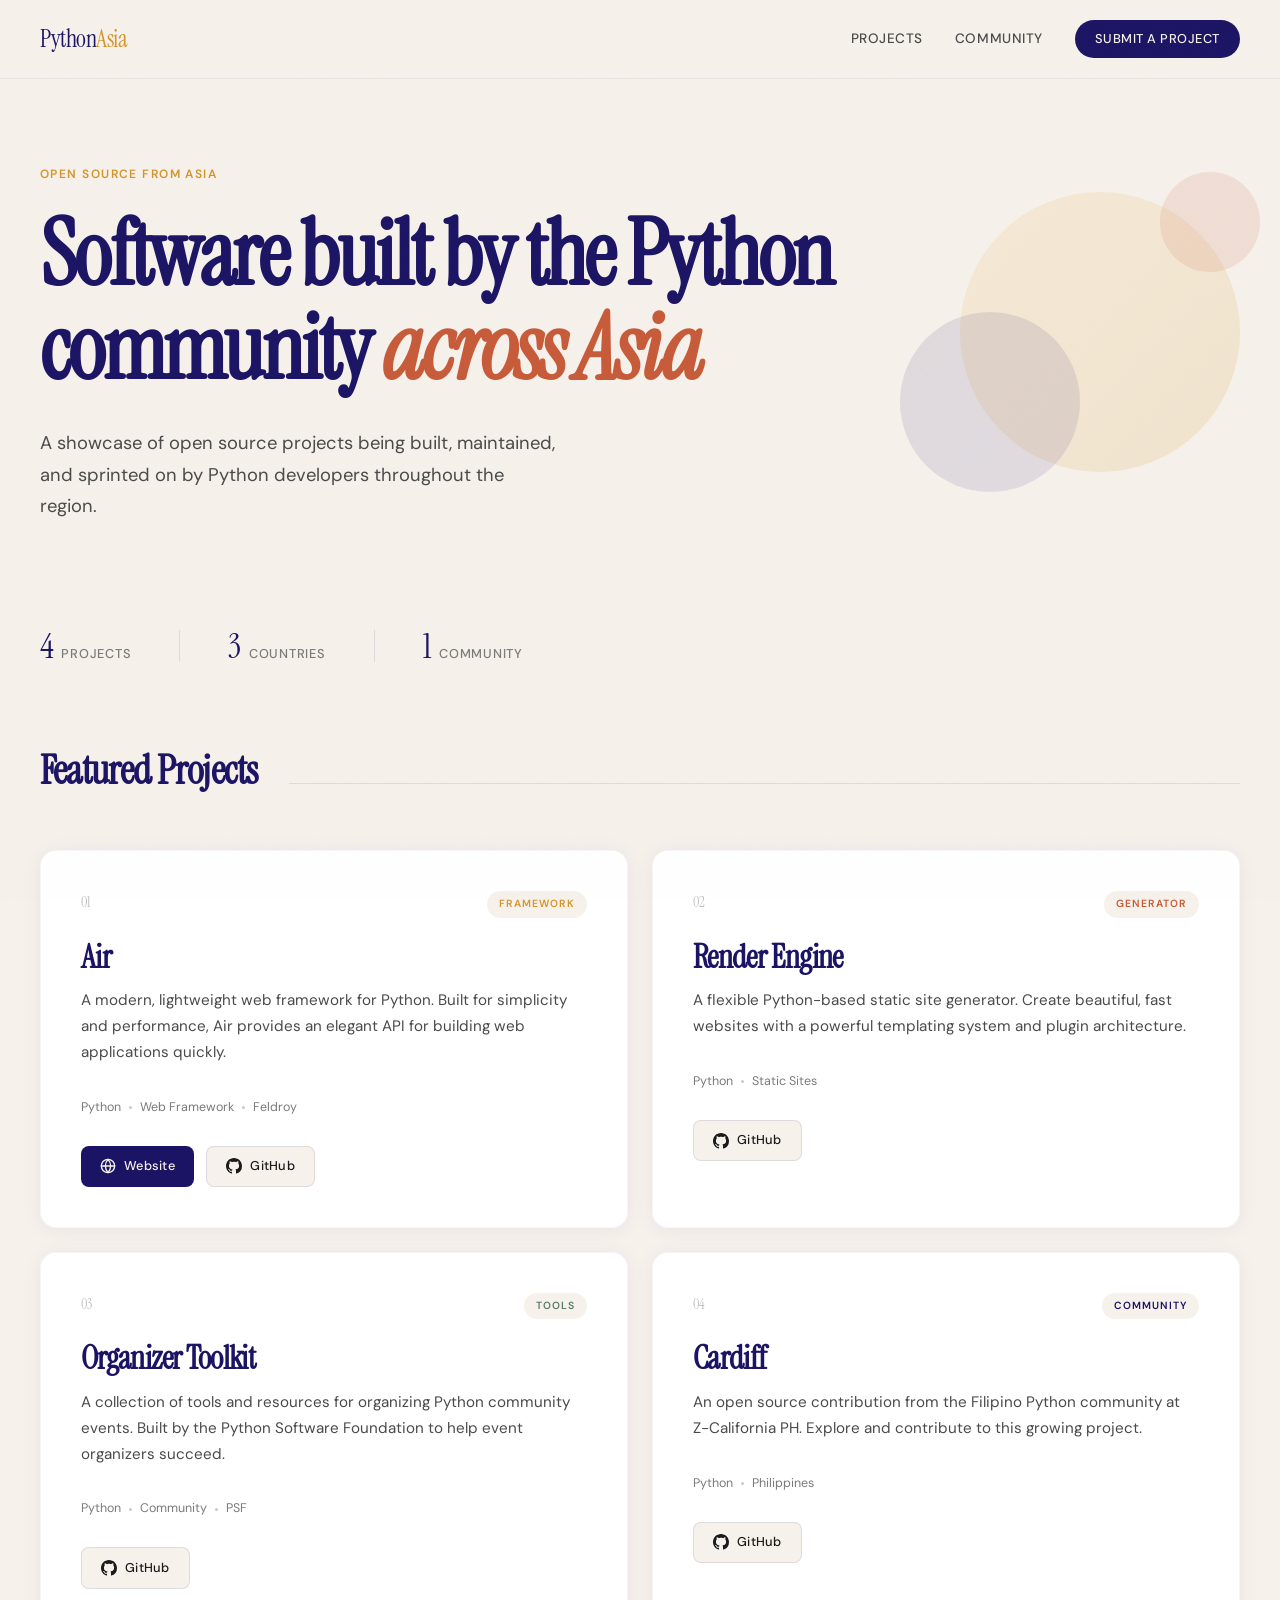
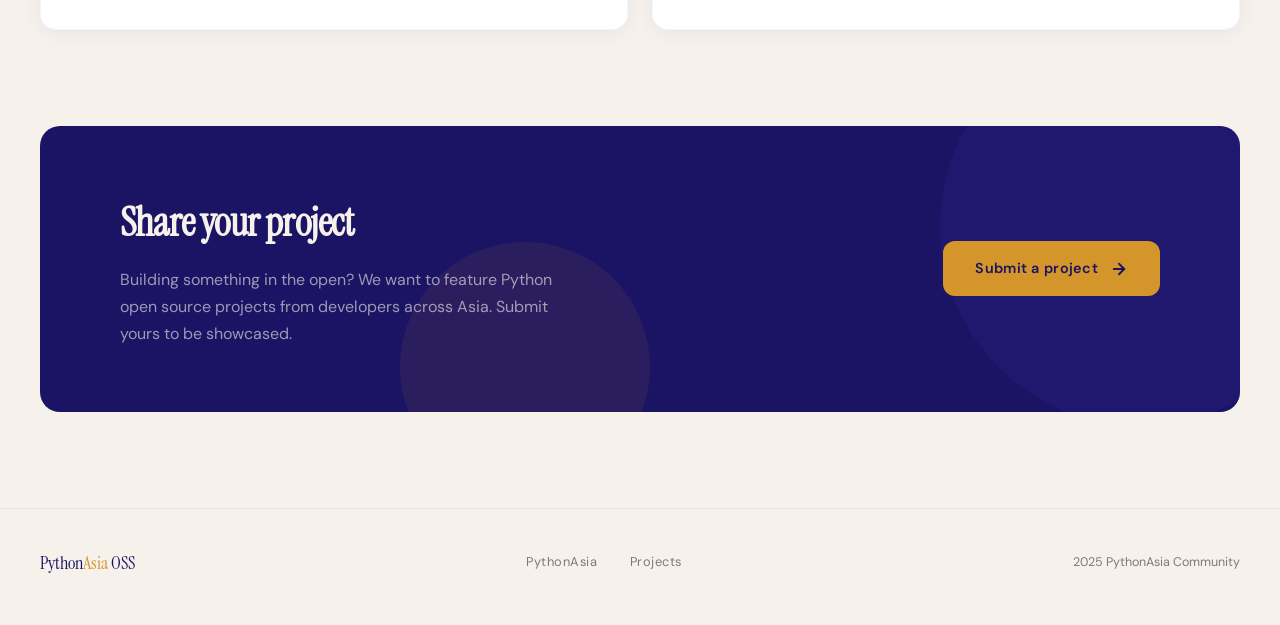
<file: index.html>
<!DOCTYPE html>
<html lang="en">
<head>
    <meta charset="UTF-8">
    <meta name="viewport" content="width=device-width, initial-scale=1.0">
    <title>PythonAsia Open Source</title>
    <link rel="preconnect" href="https://fonts.googleapis.com">
    <link rel="preconnect" href="https://fonts.gstatic.com" crossorigin>
    <link href="https://fonts.googleapis.com/css2?family=Instrument+Serif:ital@0;1&family=DM+Sans:ital,opsz,wght@0,9..40,300;0,9..40,400;0,9..40,500;0,9..40,600;1,9..40,400&display=swap" rel="stylesheet">
    <style>
        :root {
            --cream: #F6F1EB;
            --cream-dark: #EDE6DC;
            --indigo: #1B1464;
            --indigo-light: #2D2387;
            --gold: #D4952A;
            --gold-light: #F0BE5E;
            --terracotta: #C75B39;
            --sage: #5A7A64;
            --text-dark: #1a1a1a;
            --text-mid: #4a4a4a;
            --text-light: #7a7a7a;
            --card-shadow: 0 2px 20px rgba(27, 20, 100, 0.06);
            --card-shadow-hover: 0 12px 40px rgba(27, 20, 100, 0.12);
        }

        * {
            margin: 0;
            padding: 0;
            box-sizing: border-box;
        }

        body {
            font-family: 'DM Sans', sans-serif;
            background: var(--cream);
            color: var(--text-dark);
            line-height: 1.6;
            overflow-x: hidden;
        }

        /* Grain overlay */
        body::after {
            content: '';
            position: fixed;
            top: 0;
            left: 0;
            width: 100%;
            height: 100%;
            pointer-events: none;
            opacity: 0.025;
            z-index: 9999;
            background-image: url("data:image/svg+xml,%3Csvg viewBox='0 0 256 256' xmlns='http://www.w3.org/2000/svg'%3E%3Cfilter id='noise'%3E%3CfeTurbulence type='fractalNoise' baseFrequency='0.9' numOctaves='4' stitchTiles='stitch'/%3E%3C/filter%3E%3Crect width='100%25' height='100%25' filter='url(%23noise)'/%3E%3C/svg%3E");
            background-repeat: repeat;
            background-size: 256px 256px;
        }

        /* ---- NAV ---- */
        nav {
            position: fixed;
            top: 0;
            left: 0;
            right: 0;
            z-index: 100;
            padding: 1.25rem 2.5rem;
            display: flex;
            align-items: center;
            justify-content: space-between;
            background: rgba(246, 241, 235, 0.85);
            backdrop-filter: blur(12px);
            -webkit-backdrop-filter: blur(12px);
            border-bottom: 1px solid rgba(27, 20, 100, 0.06);
            transition: box-shadow 0.3s ease;
        }

        nav.scrolled {
            box-shadow: 0 2px 20px rgba(27, 20, 100, 0.08);
        }

        .nav-brand {
            font-family: 'Instrument Serif', serif;
            font-size: 1.5rem;
            color: var(--indigo);
            text-decoration: none;
            letter-spacing: -0.02em;
        }

        .nav-brand span {
            color: var(--gold);
        }

        .nav-links {
            display: flex;
            gap: 2rem;
            align-items: center;
        }

        .nav-links a {
            font-size: 0.85rem;
            font-weight: 500;
            color: var(--text-mid);
            text-decoration: none;
            letter-spacing: 0.04em;
            text-transform: uppercase;
            transition: color 0.2s ease;
        }

        .nav-links a:hover {
            color: var(--indigo);
        }

        .nav-cta {
            background: var(--indigo) !important;
            color: var(--cream) !important;
            padding: 0.55rem 1.25rem;
            border-radius: 100px;
            font-size: 0.8rem !important;
            letter-spacing: 0.05em;
            transition: background 0.2s ease, transform 0.2s ease !important;
        }

        .nav-cta:hover {
            background: var(--indigo-light) !important;
            transform: translateY(-1px);
        }

        /* ---- HERO ---- */
        .hero {
            padding: 10rem 2.5rem 6rem;
            max-width: 1300px;
            margin: 0 auto;
            position: relative;
        }

        .hero-label {
            display: inline-block;
            font-size: 0.75rem;
            font-weight: 600;
            letter-spacing: 0.12em;
            text-transform: uppercase;
            color: var(--gold);
            margin-bottom: 1.5rem;
            opacity: 0;
            animation: fadeUp 0.6s ease forwards;
            animation-delay: 0.1s;
        }

        .hero h1 {
            font-family: 'Instrument Serif', serif;
            font-size: clamp(3.2rem, 7vw, 6.5rem);
            line-height: 1.05;
            letter-spacing: -0.03em;
            color: var(--indigo);
            max-width: 900px;
            opacity: 0;
            animation: fadeUp 0.8s ease forwards;
            animation-delay: 0.2s;
        }

        .hero h1 em {
            font-style: italic;
            color: var(--terracotta);
        }

        .hero-description {
            margin-top: 2rem;
            font-size: 1.15rem;
            color: var(--text-mid);
            max-width: 520px;
            line-height: 1.7;
            opacity: 0;
            animation: fadeUp 0.8s ease forwards;
            animation-delay: 0.4s;
        }

        .hero-decoration {
            position: absolute;
            right: 2.5rem;
            top: 12rem;
            width: 280px;
            height: 280px;
            opacity: 0;
            animation: fadeIn 1.2s ease forwards;
            animation-delay: 0.6s;
        }

        .hero-decoration .circle {
            position: absolute;
            border-radius: 50%;
        }

        .hero-decoration .circle-1 {
            width: 280px;
            height: 280px;
            background: linear-gradient(135deg, var(--gold-light) 0%, var(--gold) 100%);
            opacity: 0.15;
            top: 0;
            left: 0;
        }

        .hero-decoration .circle-2 {
            width: 180px;
            height: 180px;
            background: linear-gradient(135deg, var(--indigo) 0%, var(--indigo-light) 100%);
            opacity: 0.1;
            top: 120px;
            left: -60px;
        }

        .hero-decoration .circle-3 {
            width: 100px;
            height: 100px;
            background: var(--terracotta);
            opacity: 0.12;
            top: -20px;
            left: 200px;
        }

        /* ---- STATS BAR ---- */
        .stats-bar {
            max-width: 1300px;
            margin: 0 auto 4rem;
            padding: 0 2.5rem;
            display: flex;
            gap: 3rem;
            opacity: 0;
            animation: fadeUp 0.8s ease forwards;
            animation-delay: 0.6s;
        }

        .stat {
            display: flex;
            align-items: baseline;
            gap: 0.5rem;
        }

        .stat-number {
            font-family: 'Instrument Serif', serif;
            font-size: 2.2rem;
            color: var(--indigo);
            letter-spacing: -0.02em;
        }

        .stat-label {
            font-size: 0.8rem;
            color: var(--text-light);
            text-transform: uppercase;
            letter-spacing: 0.06em;
            font-weight: 500;
        }

        .stat-divider {
            width: 1px;
            height: 32px;
            background: rgba(27, 20, 100, 0.1);
            align-self: center;
        }

        /* ---- SECTION HEADING ---- */
        .section-heading {
            max-width: 1300px;
            margin: 0 auto;
            padding: 0 2.5rem 3rem;
            display: flex;
            align-items: baseline;
            justify-content: space-between;
        }

        .section-heading h2 {
            font-family: 'Instrument Serif', serif;
            font-size: 2.5rem;
            color: var(--indigo);
            letter-spacing: -0.02em;
        }

        .section-heading .line {
            flex: 1;
            height: 1px;
            background: rgba(27, 20, 100, 0.1);
            margin-left: 2rem;
        }

        /* ---- PROJECTS GRID ---- */
        .projects {
            max-width: 1300px;
            margin: 0 auto;
            padding: 0 2.5rem 6rem;
        }

        .projects-grid {
            display: grid;
            grid-template-columns: repeat(2, 1fr);
            gap: 1.5rem;
        }

        .project-card {
            background: white;
            border-radius: 16px;
            padding: 2.5rem;
            position: relative;
            overflow: hidden;
            border: 1px solid rgba(27, 20, 100, 0.04);
            box-shadow: var(--card-shadow);
            transition: transform 0.4s cubic-bezier(0.23, 1, 0.32, 1),
                        box-shadow 0.4s cubic-bezier(0.23, 1, 0.32, 1);
            opacity: 0;
            animation: fadeUp 0.6s ease forwards;
        }

        .project-card:nth-child(1) { animation-delay: 0.3s; }
        .project-card:nth-child(2) { animation-delay: 0.4s; }
        .project-card:nth-child(3) { animation-delay: 0.5s; }
        .project-card:nth-child(4) { animation-delay: 0.6s; }

        .project-card:hover {
            transform: translateY(-4px);
            box-shadow: var(--card-shadow-hover);
        }

        .project-card::before {
            content: '';
            position: absolute;
            top: 0;
            left: 0;
            right: 0;
            height: 3px;
            border-radius: 16px 16px 0 0;
            transition: opacity 0.3s ease;
        }

        .project-card:nth-child(1)::before { background: var(--gold); }
        .project-card:nth-child(2)::before { background: var(--terracotta); }
        .project-card:nth-child(3)::before { background: var(--sage); }
        .project-card:nth-child(4)::before { background: var(--indigo); }

        .project-card::before {
            opacity: 0;
        }

        .project-card:hover::before {
            opacity: 1;
        }

        .card-header {
            display: flex;
            align-items: flex-start;
            justify-content: space-between;
            margin-bottom: 1.25rem;
        }

        .project-number {
            font-family: 'Instrument Serif', serif;
            font-size: 0.9rem;
            color: var(--text-light);
            opacity: 0.5;
        }

        .project-tag {
            font-size: 0.65rem;
            font-weight: 600;
            letter-spacing: 0.1em;
            text-transform: uppercase;
            padding: 0.3rem 0.75rem;
            border-radius: 100px;
            background: var(--cream);
        }

        .project-tag.framework { color: var(--gold); }
        .project-tag.generator { color: var(--terracotta); }
        .project-tag.tools { color: var(--sage); }
        .project-tag.community { color: var(--indigo); }

        .project-name {
            font-family: 'Instrument Serif', serif;
            font-size: 2rem;
            color: var(--indigo);
            letter-spacing: -0.02em;
            margin-bottom: 0.75rem;
            line-height: 1.2;
        }

        .project-description {
            font-size: 0.95rem;
            color: var(--text-mid);
            line-height: 1.7;
            margin-bottom: 2rem;
        }

        .project-meta {
            display: flex;
            align-items: center;
            gap: 0.5rem;
            margin-bottom: 1.75rem;
        }

        .meta-item {
            font-size: 0.78rem;
            color: var(--text-light);
            display: flex;
            align-items: center;
            gap: 0.35rem;
        }

        .meta-dot {
            width: 3px;
            height: 3px;
            border-radius: 50%;
            background: var(--text-light);
            opacity: 0.4;
        }

        .project-links {
            display: flex;
            gap: 0.75rem;
        }

        .project-link {
            display: inline-flex;
            align-items: center;
            gap: 0.5rem;
            padding: 0.6rem 1.2rem;
            font-size: 0.8rem;
            font-weight: 500;
            text-decoration: none;
            border-radius: 8px;
            transition: all 0.25s ease;
            letter-spacing: 0.02em;
        }

        .link-website {
            background: var(--indigo);
            color: var(--cream);
        }

        .link-website:hover {
            background: var(--indigo-light);
            transform: translateY(-1px);
        }

        .link-github {
            background: var(--cream);
            color: var(--text-dark);
            border: 1px solid rgba(27, 20, 100, 0.1);
        }

        .link-github:hover {
            background: var(--cream-dark);
            border-color: rgba(27, 20, 100, 0.2);
            transform: translateY(-1px);
        }

        .link-icon {
            width: 16px;
            height: 16px;
            flex-shrink: 0;
        }

        /* ---- CONTRIBUTE SECTION ---- */
        .contribute {
            max-width: 1300px;
            margin: 0 auto;
            padding: 0 2.5rem 6rem;
        }

        .contribute-card {
            background: var(--indigo);
            border-radius: 20px;
            padding: 4rem 5rem;
            display: flex;
            align-items: center;
            justify-content: space-between;
            gap: 3rem;
            position: relative;
            overflow: hidden;
        }

        .contribute-card::before {
            content: '';
            position: absolute;
            top: -100px;
            right: -100px;
            width: 400px;
            height: 400px;
            border-radius: 50%;
            background: var(--indigo-light);
            opacity: 0.3;
        }

        .contribute-card::after {
            content: '';
            position: absolute;
            bottom: -80px;
            left: 30%;
            width: 250px;
            height: 250px;
            border-radius: 50%;
            background: var(--gold);
            opacity: 0.08;
        }

        .contribute-text {
            position: relative;
            z-index: 1;
        }

        .contribute-text h2 {
            font-family: 'Instrument Serif', serif;
            font-size: 2.5rem;
            color: var(--cream);
            letter-spacing: -0.02em;
            margin-bottom: 0.75rem;
        }

        .contribute-text p {
            font-size: 1rem;
            color: rgba(246, 241, 235, 0.6);
            max-width: 440px;
            line-height: 1.7;
        }

        .contribute-action {
            position: relative;
            z-index: 1;
            flex-shrink: 0;
        }

        .contribute-btn {
            display: inline-flex;
            align-items: center;
            gap: 0.75rem;
            padding: 1rem 2rem;
            background: var(--gold);
            color: var(--indigo);
            font-size: 0.9rem;
            font-weight: 600;
            text-decoration: none;
            border-radius: 12px;
            letter-spacing: 0.02em;
            transition: all 0.3s ease;
        }

        .contribute-btn:hover {
            background: var(--gold-light);
            transform: translateY(-2px);
            box-shadow: 0 8px 24px rgba(212, 149, 42, 0.3);
        }

        .contribute-btn svg {
            transition: transform 0.3s ease;
        }

        .contribute-btn:hover svg {
            transform: translateX(3px);
        }

        /* ---- FOOTER ---- */
        footer {
            max-width: 1300px;
            margin: 0 auto;
            padding: 2.5rem 2.5rem 3rem;
            border-top: 1px solid rgba(27, 20, 100, 0.08);
            display: flex;
            align-items: center;
            justify-content: space-between;
        }

        .footer-brand {
            font-family: 'Instrument Serif', serif;
            font-size: 1.1rem;
            color: var(--indigo);
        }

        .footer-brand span {
            color: var(--gold);
        }

        .footer-links {
            display: flex;
            gap: 2rem;
        }

        .footer-links a {
            font-size: 0.8rem;
            color: var(--text-light);
            text-decoration: none;
            letter-spacing: 0.04em;
            transition: color 0.2s ease;
        }

        .footer-links a:hover {
            color: var(--indigo);
        }

        .footer-copy {
            font-size: 0.78rem;
            color: var(--text-light);
        }

        /* ---- ANIMATIONS ---- */
        @keyframes fadeUp {
            from {
                opacity: 0;
                transform: translateY(20px);
            }
            to {
                opacity: 1;
                transform: translateY(0);
            }
        }

        @keyframes fadeIn {
            from { opacity: 0; }
            to { opacity: 1; }
        }

        /* ---- RESPONSIVE ---- */
        @media (max-width: 900px) {
            .hero-decoration {
                display: none;
            }

            .projects-grid {
                grid-template-columns: 1fr;
            }

            .contribute-card {
                flex-direction: column;
                padding: 3rem 2.5rem;
                text-align: center;
                align-items: center;
            }

            .contribute-text p {
                margin: 0 auto;
            }

            .stats-bar {
                gap: 1.5rem;
                flex-wrap: wrap;
            }
        }

        @media (max-width: 600px) {
            nav {
                padding: 1rem 1.25rem;
            }

            .nav-links a:not(.nav-cta) {
                display: none;
            }

            .hero {
                padding: 8rem 1.25rem 4rem;
            }

            .stats-bar {
                padding: 0 1.25rem;
                margin-bottom: 3rem;
            }

            .stat-divider {
                display: none;
            }

            .section-heading {
                padding: 0 1.25rem 2rem;
            }

            .section-heading .line {
                display: none;
            }

            .projects {
                padding: 0 1.25rem 4rem;
            }

            .project-card {
                padding: 2rem;
            }

            .contribute {
                padding: 0 1.25rem 4rem;
            }

            .contribute-card {
                padding: 2.5rem 1.75rem;
            }

            footer {
                flex-direction: column;
                gap: 1rem;
                text-align: center;
                padding: 2rem 1.25rem;
            }
        }
    </style>
</head>
<body>

    <!-- NAV -->
    <nav id="nav">
        <a href="#" class="nav-brand">Python<span>Asia</span></a>
        <div class="nav-links">
            <a href="#projects">Projects</a>
            <a href="https://pythonasia.org" target="_blank" rel="noopener">Community</a>
            <a href="#contribute" class="nav-cta">Submit a Project</a>
        </div>
    </nav>

    <!-- HERO -->
    <section class="hero">
        <span class="hero-label">Open Source from Asia</span>
        <h1>Software built by the Python community <em>across Asia</em></h1>
        <p class="hero-description">A showcase of open source projects being built, maintained, and sprinted on by Python developers throughout the region.</p>

        <div class="hero-decoration" aria-hidden="true">
            <div class="circle circle-1"></div>
            <div class="circle circle-2"></div>
            <div class="circle circle-3"></div>
        </div>
    </section>

    <!-- STATS -->
    <div class="stats-bar">
        <div class="stat">
            <span class="stat-number">4</span>
            <span class="stat-label">Projects</span>
        </div>
        <div class="stat-divider"></div>
        <div class="stat">
            <span class="stat-number">3</span>
            <span class="stat-label">Countries</span>
        </div>
        <div class="stat-divider"></div>
        <div class="stat">
            <span class="stat-number">1</span>
            <span class="stat-label">Community</span>
        </div>
    </div>

    <!-- SECTION HEADING -->
    <div class="section-heading" id="projects">
        <h2>Featured Projects</h2>
        <div class="line"></div>
    </div>

    <!-- PROJECTS -->
    <section class="projects">
        <div class="projects-grid">

            <!-- Air -->
            <article class="project-card">
                <div class="card-header">
                    <span class="project-number">01</span>
                    <span class="project-tag framework">Framework</span>
                </div>
                <h3 class="project-name">Air</h3>
                <p class="project-description">A modern, lightweight web framework for Python. Built for simplicity and performance, Air provides an elegant API for building web applications quickly.</p>
                <div class="project-meta">
                    <span class="meta-item">Python</span>
                    <span class="meta-dot"></span>
                    <span class="meta-item">Web Framework</span>
                    <span class="meta-dot"></span>
                    <span class="meta-item">Feldroy</span>
                </div>
                <div class="project-links">
                    <a href="https://airwebframework.org/" class="project-link link-website" target="_blank" rel="noopener">
                        <svg class="link-icon" viewBox="0 0 24 24" fill="none" stroke="currentColor" stroke-width="2" stroke-linecap="round" stroke-linejoin="round"><circle cx="12" cy="12" r="10"/><path d="M2 12h20"/><path d="M12 2a15.3 15.3 0 0 1 4 10 15.3 15.3 0 0 1-4 10 15.3 15.3 0 0 1-4-10 15.3 15.3 0 0 1 4-10z"/></svg>
                        Website
                    </a>
                    <a href="https://github.com/feldroy/air" class="project-link link-github" target="_blank" rel="noopener">
                        <svg class="link-icon" viewBox="0 0 24 24" fill="currentColor"><path d="M12 0C5.37 0 0 5.37 0 12c0 5.31 3.435 9.795 8.205 11.385.6.105.825-.255.825-.57 0-.285-.015-1.23-.015-2.235-3.015.555-3.795-.735-4.035-1.41-.135-.345-.72-1.41-1.23-1.695-.42-.225-1.02-.78-.015-.795.945-.015 1.62.87 1.845 1.23 1.08 1.815 2.805 1.305 3.495.99.105-.78.42-1.305.765-1.605-2.67-.3-5.46-1.335-5.46-5.925 0-1.305.465-2.385 1.23-3.225-.12-.3-.54-1.53.12-3.18 0 0 1.005-.315 3.3 1.23.96-.27 1.98-.405 3-.405s2.04.135 3 .405c2.295-1.56 3.3-1.23 3.3-1.23.66 1.65.24 2.88.12 3.18.765.84 1.23 1.905 1.23 3.225 0 4.605-2.805 5.625-5.475 5.925.435.375.81 1.095.81 2.22 0 1.605-.015 2.895-.015 3.3 0 .315.225.69.825.57A12.02 12.02 0 0 0 24 12c0-6.63-5.37-12-12-12z"/></svg>
                        GitHub
                    </a>
                </div>
            </article>

            <!-- Render Engine -->
            <article class="project-card">
                <div class="card-header">
                    <span class="project-number">02</span>
                    <span class="project-tag generator">Generator</span>
                </div>
                <h3 class="project-name">Render Engine</h3>
                <p class="project-description">A flexible Python-based static site generator. Create beautiful, fast websites with a powerful templating system and plugin architecture.</p>
                <div class="project-meta">
                    <span class="meta-item">Python</span>
                    <span class="meta-dot"></span>
                    <span class="meta-item">Static Sites</span>
                </div>
                <div class="project-links">
                    <a href="https://github.com/render-engine/render-engine" class="project-link link-github" target="_blank" rel="noopener">
                        <svg class="link-icon" viewBox="0 0 24 24" fill="currentColor"><path d="M12 0C5.37 0 0 5.37 0 12c0 5.31 3.435 9.795 8.205 11.385.6.105.825-.255.825-.57 0-.285-.015-1.23-.015-2.235-3.015.555-3.795-.735-4.035-1.41-.135-.345-.72-1.41-1.23-1.695-.42-.225-1.02-.78-.015-.795.945-.015 1.62.87 1.845 1.23 1.08 1.815 2.805 1.305 3.495.99.105-.78.42-1.305.765-1.605-2.67-.3-5.46-1.335-5.46-5.925 0-1.305.465-2.385 1.23-3.225-.12-.3-.54-1.53.12-3.18 0 0 1.005-.315 3.3 1.23.96-.27 1.98-.405 3-.405s2.04.135 3 .405c2.295-1.56 3.3-1.23 3.3-1.23.66 1.65.24 2.88.12 3.18.765.84 1.23 1.905 1.23 3.225 0 4.605-2.805 5.625-5.475 5.925.435.375.81 1.095.81 2.22 0 1.605-.015 2.895-.015 3.3 0 .315.225.69.825.57A12.02 12.02 0 0 0 24 12c0-6.63-5.37-12-12-12z"/></svg>
                        GitHub
                    </a>
                </div>
            </article>

            <!-- Organizer Toolkit -->
            <article class="project-card">
                <div class="card-header">
                    <span class="project-number">03</span>
                    <span class="project-tag tools">Tools</span>
                </div>
                <h3 class="project-name">Organizer Toolkit</h3>
                <p class="project-description">A collection of tools and resources for organizing Python community events. Built by the Python Software Foundation to help event organizers succeed.</p>
                <div class="project-meta">
                    <span class="meta-item">Python</span>
                    <span class="meta-dot"></span>
                    <span class="meta-item">Community</span>
                    <span class="meta-dot"></span>
                    <span class="meta-item">PSF</span>
                </div>
                <div class="project-links">
                    <a href="https://github.com/psf/organizer-toolkit" class="project-link link-github" target="_blank" rel="noopener">
                        <svg class="link-icon" viewBox="0 0 24 24" fill="currentColor"><path d="M12 0C5.37 0 0 5.37 0 12c0 5.31 3.435 9.795 8.205 11.385.6.105.825-.255.825-.57 0-.285-.015-1.23-.015-2.235-3.015.555-3.795-.735-4.035-1.41-.135-.345-.72-1.41-1.23-1.695-.42-.225-1.02-.78-.015-.795.945-.015 1.62.87 1.845 1.23 1.08 1.815 2.805 1.305 3.495.99.105-.78.42-1.305.765-1.605-2.67-.3-5.46-1.335-5.46-5.925 0-1.305.465-2.385 1.23-3.225-.12-.3-.54-1.53.12-3.18 0 0 1.005-.315 3.3 1.23.96-.27 1.98-.405 3-.405s2.04.135 3 .405c2.295-1.56 3.3-1.23 3.3-1.23.66 1.65.24 2.88.12 3.18.765.84 1.23 1.905 1.23 3.225 0 4.605-2.805 5.625-5.475 5.925.435.375.81 1.095.81 2.22 0 1.605-.015 2.895-.015 3.3 0 .315.225.69.825.57A12.02 12.02 0 0 0 24 12c0-6.63-5.37-12-12-12z"/></svg>
                        GitHub
                    </a>
                </div>
            </article>

            <!-- Cardiff -->
            <article class="project-card">
                <div class="card-header">
                    <span class="project-number">04</span>
                    <span class="project-tag community">Community</span>
                </div>
                <h3 class="project-name">Cardiff</h3>
                <p class="project-description">An open source contribution from the Filipino Python community at Z-California PH. Explore and contribute to this growing project.</p>
                <div class="project-meta">
                    <span class="meta-item">Python</span>
                    <span class="meta-dot"></span>
                    <span class="meta-item">Philippines</span>
                </div>
                <div class="project-links">
                    <a href="https://github.com/zcalifornia-ph/cardiff" class="project-link link-github" target="_blank" rel="noopener">
                        <svg class="link-icon" viewBox="0 0 24 24" fill="currentColor"><path d="M12 0C5.37 0 0 5.37 0 12c0 5.31 3.435 9.795 8.205 11.385.6.105.825-.255.825-.57 0-.285-.015-1.23-.015-2.235-3.015.555-3.795-.735-4.035-1.41-.135-.345-.72-1.41-1.23-1.695-.42-.225-1.02-.78-.015-.795.945-.015 1.62.87 1.845 1.23 1.08 1.815 2.805 1.305 3.495.99.105-.78.42-1.305.765-1.605-2.67-.3-5.46-1.335-5.46-5.925 0-1.305.465-2.385 1.23-3.225-.12-.3-.54-1.53.12-3.18 0 0 1.005-.315 3.3 1.23.96-.27 1.98-.405 3-.405s2.04.135 3 .405c2.295-1.56 3.3-1.23 3.3-1.23.66 1.65.24 2.88.12 3.18.765.84 1.23 1.905 1.23 3.225 0 4.605-2.805 5.625-5.475 5.925.435.375.81 1.095.81 2.22 0 1.605-.015 2.895-.015 3.3 0 .315.225.69.825.57A12.02 12.02 0 0 0 24 12c0-6.63-5.37-12-12-12z"/></svg>
                        GitHub
                    </a>
                </div>
            </article>

        </div>
    </section>

    <!-- CONTRIBUTE -->
    <section class="contribute" id="contribute">
        <div class="contribute-card">
            <div class="contribute-text">
                <h2>Share your project</h2>
                <p>Building something in the open? We want to feature Python open source projects from developers across Asia. Submit yours to be showcased.</p>
            </div>
            <div class="contribute-action">
                <a href="https://github.com/pythonasia" class="contribute-btn" target="_blank" rel="noopener">
                    Submit a project
                    <svg width="18" height="18" viewBox="0 0 24 24" fill="none" stroke="currentColor" stroke-width="2.5" stroke-linecap="round" stroke-linejoin="round"><path d="M5 12h14"/><path d="m12 5 7 7-7 7"/></svg>
                </a>
            </div>
        </div>
    </section>

    <!-- FOOTER -->
    <footer>
        <div class="footer-brand">Python<span>Asia</span> OSS</div>
        <div class="footer-links">
            <a href="https://pythonasia.org" target="_blank" rel="noopener">PythonAsia</a>
            <a href="#projects">Projects</a>
        </div>
        <span class="footer-copy">2025 PythonAsia Community</span>
    </footer>

    <script>
        // Nav scroll effect
        const nav = document.getElementById('nav');
        window.addEventListener('scroll', () => {
            nav.classList.toggle('scrolled', window.scrollY > 20);
        });
    </script>

</body>
</html>
</file>
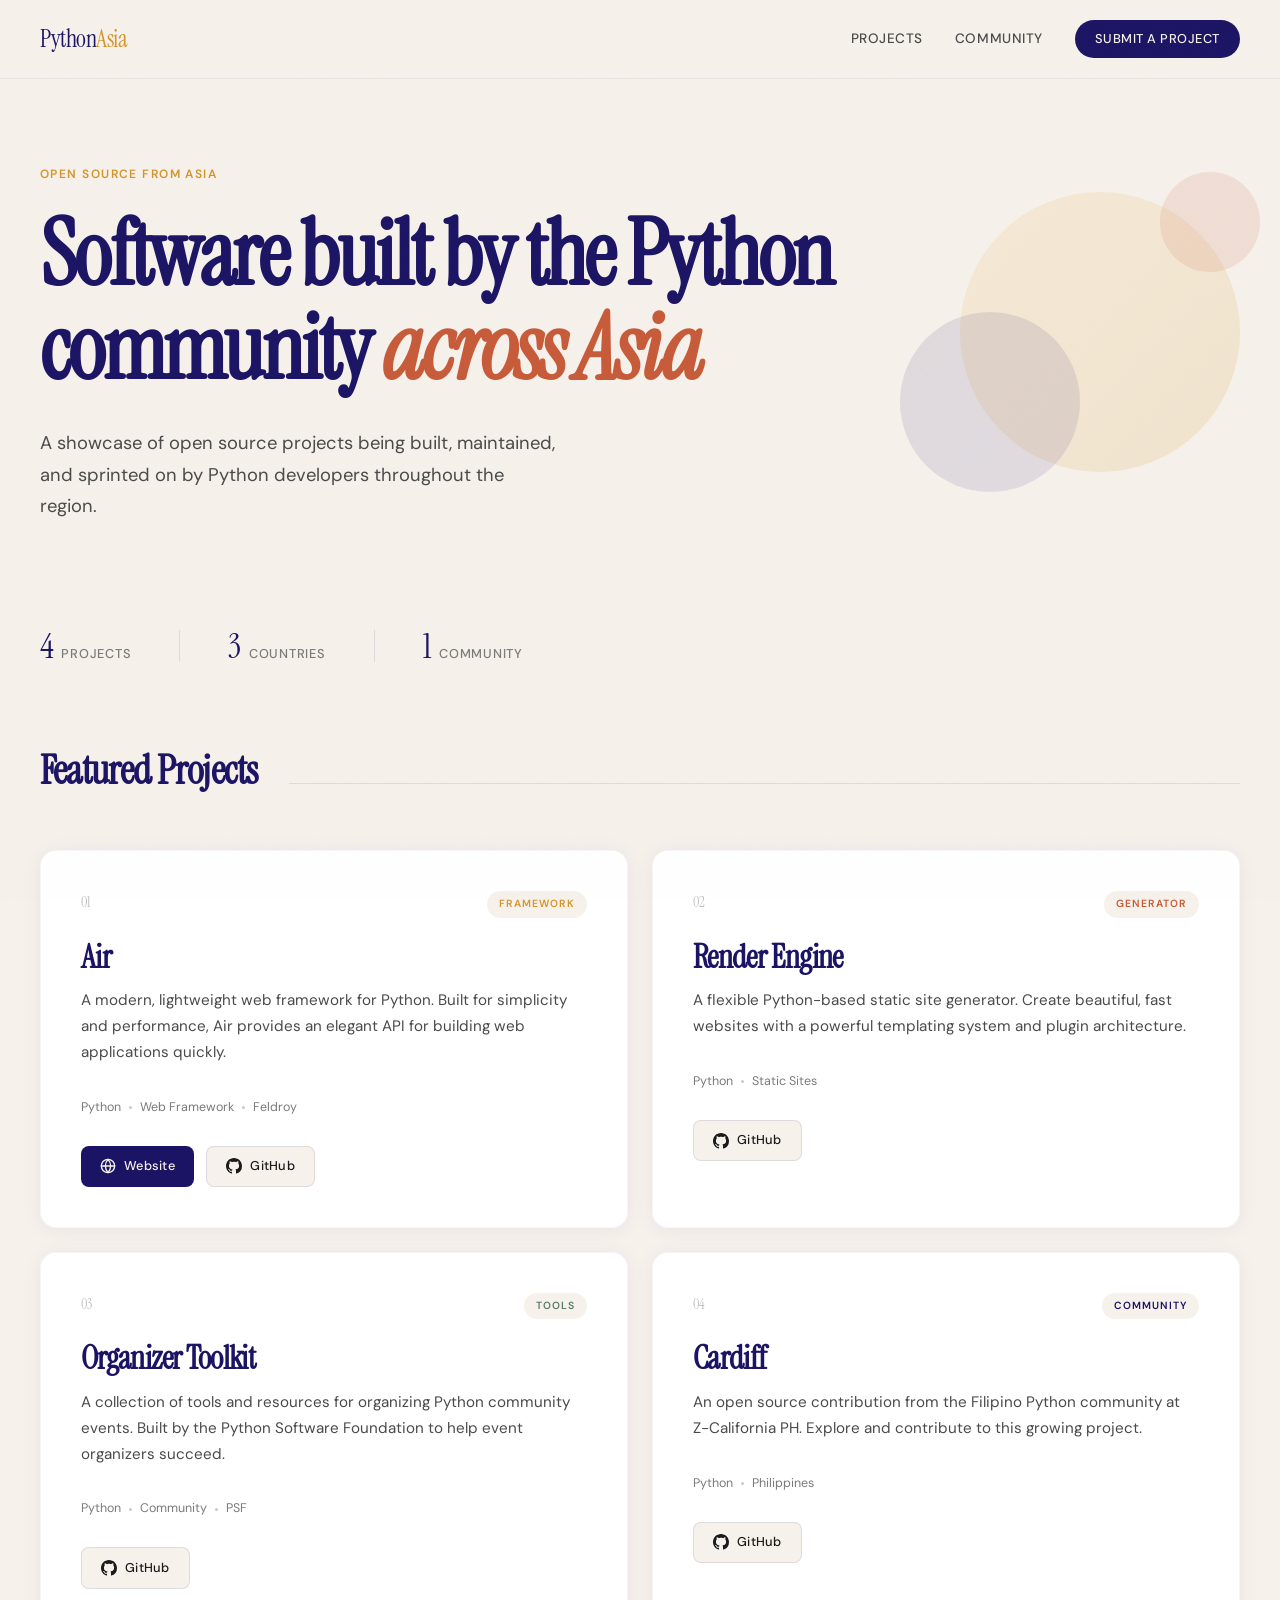
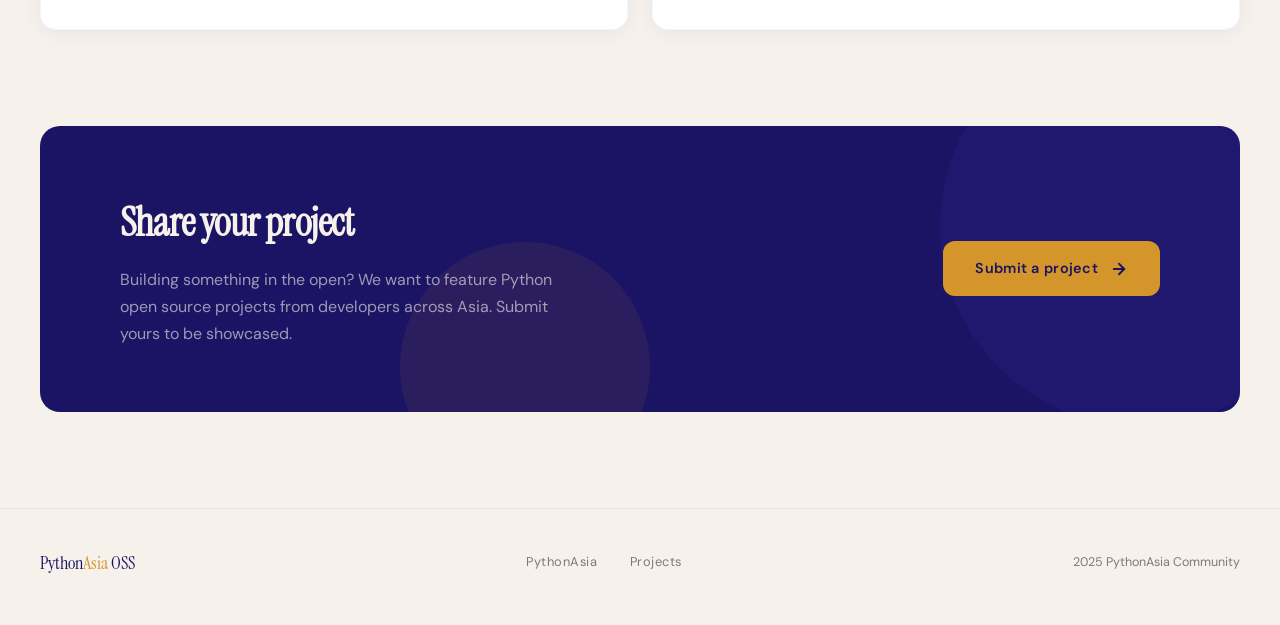
<file: mockups/index.html>
<!DOCTYPE html>
<html lang="en">
<head>
    <meta charset="UTF-8">
    <meta name="viewport" content="width=device-width, initial-scale=1.0">
    <title>PythonAsia Open Source</title>
    <link rel="preconnect" href="https://fonts.googleapis.com">
    <link rel="preconnect" href="https://fonts.gstatic.com" crossorigin>
    <link href="https://fonts.googleapis.com/css2?family=Instrument+Serif:ital@0;1&family=DM+Sans:ital,opsz,wght@0,9..40,300;0,9..40,400;0,9..40,500;0,9..40,600;1,9..40,400&display=swap" rel="stylesheet">
    <style>
        :root {
            --cream: #F6F1EB;
            --cream-dark: #EDE6DC;
            --indigo: #1B1464;
            --indigo-light: #2D2387;
            --gold: #D4952A;
            --gold-light: #F0BE5E;
            --terracotta: #C75B39;
            --sage: #5A7A64;
            --text-dark: #1A1A1A;
            --text-mid: #4A4A4A;
            --text-light: #7A7A7A;
            --card-shadow: 0 2px 20px rgba(27, 20, 100, 0.06);
            --card-shadow-hover: 0 12px 40px rgba(27, 20, 100, 0.12);
        }

        * {
            margin: 0;
            padding: 0;
            box-sizing: border-box;
        }

        body {
            font-family: 'DM Sans', sans-serif;
            background: var(--cream);
            color: var(--text-dark);
            line-height: 1.6;
            overflow-x: hidden;
        }

        /* Grain overlay */
        body::after {
            content: '';
            position: fixed;
            top: 0;
            left: 0;
            width: 100%;
            height: 100%;
            pointer-events: none;
            opacity: 0.025;
            z-index: 9999;
            background-image: url("data:image/svg+xml,%3Csvg viewBox='0 0 256 256' xmlns='http://www.w3.org/2000/svg'%3E%3Cfilter id='noise'%3E%3CfeTurbulence type='fractalNoise' baseFrequency='0.9' numOctaves='4' stitchTiles='stitch'/%3E%3C/filter%3E%3Crect width='100%25' height='100%25' filter='url(%23noise)'/%3E%3C/svg%3E");
            background-repeat: repeat;
            background-size: 256px 256px;
        }

        /* ---- NAV ---- */
        nav {
            position: fixed;
            top: 0;
            left: 0;
            right: 0;
            z-index: 100;
            padding: 1.25rem 2.5rem;
            display: flex;
            align-items: center;
            justify-content: space-between;
            background: rgba(246, 241, 235, 0.85);
            backdrop-filter: blur(12px);
            -webkit-backdrop-filter: blur(12px);
            border-bottom: 1px solid rgba(27, 20, 100, 0.06);
            transition: box-shadow 0.3s ease;
        }

        nav.scrolled {
            box-shadow: 0 2px 20px rgba(27, 20, 100, 0.08);
        }

        .nav-brand {
            font-family: 'Instrument Serif', serif;
            font-size: 1.5rem;
            color: var(--indigo);
            text-decoration: none;
            letter-spacing: -0.02em;
        }

        .nav-brand span {
            color: var(--gold);
        }

        .nav-links {
            display: flex;
            gap: 2rem;
            align-items: center;
        }

        .nav-links a {
            font-size: 0.85rem;
            font-weight: 500;
            color: var(--text-mid);
            text-decoration: none;
            letter-spacing: 0.04em;
            text-transform: uppercase;
            transition: color 0.2s ease;
        }

        .nav-links a:hover {
            color: var(--indigo);
        }

        .nav-cta {
            background: var(--indigo) !important;
            color: var(--cream) !important;
            padding: 0.55rem 1.25rem;
            border-radius: 100px;
            font-size: 0.8rem !important;
            letter-spacing: 0.05em;
            transition: background 0.2s ease, transform 0.2s ease !important;
        }

        .nav-cta:hover {
            background: var(--indigo-light) !important;
            transform: translateY(-1px);
        }

        /* ---- HERO ---- */
        .hero {
            padding: 10rem 2.5rem 6rem;
            max-width: 1300px;
            margin: 0 auto;
            position: relative;
        }

        .hero-label {
            display: inline-block;
            font-size: 0.75rem;
            font-weight: 600;
            letter-spacing: 0.12em;
            text-transform: uppercase;
            color: var(--gold);
            margin-bottom: 1.5rem;
            opacity: 0;
            animation: fadeUp 0.6s ease forwards;
            animation-delay: 0.1s;
        }

        .hero h1 {
            font-family: 'Instrument Serif', serif;
            font-size: clamp(3.2rem, 7vw, 6.5rem);
            line-height: 1.05;
            letter-spacing: -0.03em;
            color: var(--indigo);
            max-width: 900px;
            opacity: 0;
            animation: fadeUp 0.8s ease forwards;
            animation-delay: 0.2s;
        }

        .hero h1 em {
            font-style: italic;
            color: var(--terracotta);
        }

        .hero-description {
            margin-top: 2rem;
            font-size: 1.15rem;
            color: var(--text-mid);
            max-width: 520px;
            line-height: 1.7;
            opacity: 0;
            animation: fadeUp 0.8s ease forwards;
            animation-delay: 0.4s;
        }

        .hero-decoration {
            position: absolute;
            right: 2.5rem;
            top: 12rem;
            width: 280px;
            height: 280px;
            opacity: 0;
            animation: fadeIn 1.2s ease forwards;
            animation-delay: 0.6s;
        }

        .hero-decoration .circle {
            position: absolute;
            border-radius: 50%;
        }

        .hero-decoration .circle-1 {
            width: 280px;
            height: 280px;
            background: linear-gradient(135deg, var(--gold-light) 0%, var(--gold) 100%);
            opacity: 0.15;
            top: 0;
            left: 0;
        }

        .hero-decoration .circle-2 {
            width: 180px;
            height: 180px;
            background: linear-gradient(135deg, var(--indigo) 0%, var(--indigo-light) 100%);
            opacity: 0.1;
            top: 120px;
            left: -60px;
        }

        .hero-decoration .circle-3 {
            width: 100px;
            height: 100px;
            background: var(--terracotta);
            opacity: 0.12;
            top: -20px;
            left: 200px;
        }

        /* ---- STATS BAR ---- */
        .stats-bar {
            max-width: 1300px;
            margin: 0 auto 4rem;
            padding: 0 2.5rem;
            display: flex;
            gap: 3rem;
            opacity: 0;
            animation: fadeUp 0.8s ease forwards;
            animation-delay: 0.6s;
        }

        .stat {
            display: flex;
            align-items: baseline;
            gap: 0.5rem;
        }

        .stat-number {
            font-family: 'Instrument Serif', serif;
            font-size: 2.2rem;
            color: var(--indigo);
            letter-spacing: -0.02em;
        }

        .stat-label {
            font-size: 0.8rem;
            color: var(--text-light);
            text-transform: uppercase;
            letter-spacing: 0.06em;
            font-weight: 500;
        }

        .stat-divider {
            width: 1px;
            height: 32px;
            background: rgba(27, 20, 100, 0.1);
            align-self: center;
        }

        /* ---- SECTION HEADING ---- */
        .section-heading {
            max-width: 1300px;
            margin: 0 auto;
            padding: 0 2.5rem 3rem;
            display: flex;
            align-items: baseline;
            justify-content: space-between;
        }

        .section-heading h2 {
            font-family: 'Instrument Serif', serif;
            font-size: 2.5rem;
            color: var(--indigo);
            letter-spacing: -0.02em;
        }

        .section-heading .line {
            flex: 1;
            height: 1px;
            background: rgba(27, 20, 100, 0.1);
            margin-left: 2rem;
        }

        /* ---- PROJECTS GRID ---- */
        .projects {
            max-width: 1300px;
            margin: 0 auto;
            padding: 0 2.5rem 6rem;
        }

        .projects-grid {
            display: grid;
            grid-template-columns: repeat(2, 1fr);
            gap: 1.5rem;
        }

        .project-card {
            background: white;
            border-radius: 16px;
            padding: 2.5rem;
            position: relative;
            overflow: hidden;
            border: 1px solid rgba(27, 20, 100, 0.04);
            box-shadow: var(--card-shadow);
            transition: transform 0.4s cubic-bezier(0.23, 1, 0.32, 1),
                        box-shadow 0.4s cubic-bezier(0.23, 1, 0.32, 1);
            opacity: 0;
            animation: fadeUp 0.6s ease forwards;
        }

        .project-card:nth-child(1) { animation-delay: 0.3s; }
        .project-card:nth-child(2) { animation-delay: 0.4s; }
        .project-card:nth-child(3) { animation-delay: 0.5s; }
        .project-card:nth-child(4) { animation-delay: 0.6s; }

        .project-card:hover {
            transform: translateY(-4px);
            box-shadow: var(--card-shadow-hover);
        }

        .project-card::before {
            content: '';
            position: absolute;
            top: 0;
            left: 0;
            right: 0;
            height: 3px;
            border-radius: 16px 16px 0 0;
            transition: opacity 0.3s ease;
        }

        .project-card:nth-child(1)::before { background: var(--gold); }
        .project-card:nth-child(2)::before { background: var(--terracotta); }
        .project-card:nth-child(3)::before { background: var(--sage); }
        .project-card:nth-child(4)::before { background: var(--indigo); }

        .project-card::before {
            opacity: 0;
        }

        .project-card:hover::before {
            opacity: 1;
        }

        .card-header {
            display: flex;
            align-items: flex-start;
            justify-content: space-between;
            margin-bottom: 1.25rem;
        }

        .project-number {
            font-family: 'Instrument Serif', serif;
            font-size: 0.9rem;
            color: var(--text-light);
            opacity: 0.5;
        }

        .project-tag {
            font-size: 0.65rem;
            font-weight: 600;
            letter-spacing: 0.1em;
            text-transform: uppercase;
            padding: 0.3rem 0.75rem;
            border-radius: 100px;
            background: var(--cream);
        }

        .project-tag.framework { color: var(--gold); }
        .project-tag.generator { color: var(--terracotta); }
        .project-tag.tools { color: var(--sage); }
        .project-tag.community { color: var(--indigo); }

        .project-name {
            font-family: 'Instrument Serif', serif;
            font-size: 2rem;
            color: var(--indigo);
            letter-spacing: -0.02em;
            margin-bottom: 0.75rem;
            line-height: 1.2;
        }

        .project-description {
            font-size: 0.95rem;
            color: var(--text-mid);
            line-height: 1.7;
            margin-bottom: 2rem;
        }

        .project-meta {
            display: flex;
            align-items: center;
            gap: 0.5rem;
            margin-bottom: 1.75rem;
        }

        .meta-item {
            font-size: 0.78rem;
            color: var(--text-light);
            display: flex;
            align-items: center;
            gap: 0.35rem;
        }

        .meta-dot {
            width: 3px;
            height: 3px;
            border-radius: 50%;
            background: var(--text-light);
            opacity: 0.4;
        }

        .project-links {
            display: flex;
            gap: 0.75rem;
        }

        .project-link {
            display: inline-flex;
            align-items: center;
            gap: 0.5rem;
            padding: 0.6rem 1.2rem;
            font-size: 0.8rem;
            font-weight: 500;
            text-decoration: none;
            border-radius: 8px;
            transition: all 0.25s ease;
            letter-spacing: 0.02em;
        }

        .link-website {
            background: var(--indigo);
            color: var(--cream);
        }

        .link-website:hover {
            background: var(--indigo-light);
            transform: translateY(-1px);
        }

        .link-github {
            background: var(--cream);
            color: var(--text-dark);
            border: 1px solid rgba(27, 20, 100, 0.1);
        }

        .link-github:hover {
            background: var(--cream-dark);
            border-color: rgba(27, 20, 100, 0.2);
            transform: translateY(-1px);
        }

        .link-icon {
            width: 16px;
            height: 16px;
            flex-shrink: 0;
        }

        /* ---- CONTRIBUTE SECTION ---- */
        .contribute {
            max-width: 1300px;
            margin: 0 auto;
            padding: 0 2.5rem 6rem;
        }

        .contribute-card {
            background: var(--indigo);
            border-radius: 20px;
            padding: 4rem 5rem;
            display: flex;
            align-items: center;
            justify-content: space-between;
            gap: 3rem;
            position: relative;
            overflow: hidden;
        }

        .contribute-card::before {
            content: '';
            position: absolute;
            top: -100px;
            right: -100px;
            width: 400px;
            height: 400px;
            border-radius: 50%;
            background: var(--indigo-light);
            opacity: 0.3;
        }

        .contribute-card::after {
            content: '';
            position: absolute;
            bottom: -80px;
            left: 30%;
            width: 250px;
            height: 250px;
            border-radius: 50%;
            background: var(--gold);
            opacity: 0.08;
        }

        .contribute-text {
            position: relative;
            z-index: 1;
        }

        .contribute-text h2 {
            font-family: 'Instrument Serif', serif;
            font-size: 2.5rem;
            color: var(--cream);
            letter-spacing: -0.02em;
            margin-bottom: 0.75rem;
        }

        .contribute-text p {
            font-size: 1rem;
            color: rgba(246, 241, 235, 0.6);
            max-width: 440px;
            line-height: 1.7;
        }

        .contribute-action {
            position: relative;
            z-index: 1;
            flex-shrink: 0;
        }

        .contribute-btn {
            display: inline-flex;
            align-items: center;
            gap: 0.75rem;
            padding: 1rem 2rem;
            background: var(--gold);
            color: var(--indigo);
            font-size: 0.9rem;
            font-weight: 600;
            text-decoration: none;
            border-radius: 12px;
            letter-spacing: 0.02em;
            transition: all 0.3s ease;
        }

        .contribute-btn:hover {
            background: var(--gold-light);
            transform: translateY(-2px);
            box-shadow: 0 8px 24px rgba(212, 149, 42, 0.3);
        }

        .contribute-btn svg {
            transition: transform 0.3s ease;
        }

        .contribute-btn:hover svg {
            transform: translateX(3px);
        }

        /* ---- FOOTER ---- */
        footer {
            max-width: 1300px;
            margin: 0 auto;
            padding: 2.5rem 2.5rem 3rem;
            border-top: 1px solid rgba(27, 20, 100, 0.08);
            display: flex;
            align-items: center;
            justify-content: space-between;
        }

        .footer-brand {
            font-family: 'Instrument Serif', serif;
            font-size: 1.1rem;
            color: var(--indigo);
        }

        .footer-brand span {
            color: var(--gold);
        }

        .footer-links {
            display: flex;
            gap: 2rem;
        }

        .footer-links a {
            font-size: 0.8rem;
            color: var(--text-light);
            text-decoration: none;
            letter-spacing: 0.04em;
            transition: color 0.2s ease;
        }

        .footer-links a:hover {
            color: var(--indigo);
        }

        .footer-copy {
            font-size: 0.78rem;
            color: var(--text-light);
        }

        /* ---- ANIMATIONS ---- */
        @keyframes fadeUp {
            from {
                opacity: 0;
                transform: translateY(20px);
            }
            to {
                opacity: 1;
                transform: translateY(0);
            }
        }

        @keyframes fadeIn {
            from { opacity: 0; }
            to { opacity: 1; }
        }

        /* ---- RESPONSIVE ---- */
        @media (max-width: 900px) {
            .hero-decoration {
                display: none;
            }

            .projects-grid {
                grid-template-columns: 1fr;
            }

            .contribute-card {
                flex-direction: column;
                padding: 3rem 2.5rem;
                text-align: center;
                align-items: center;
            }

            .contribute-text p {
                margin: 0 auto;
            }

            .stats-bar {
                gap: 1.5rem;
                flex-wrap: wrap;
            }
        }

        @media (max-width: 600px) {
            nav {
                padding: 1rem 1.25rem;
            }

            .nav-links a:not(.nav-cta) {
                display: none;
            }

            .hero {
                padding: 8rem 1.25rem 4rem;
            }

            .stats-bar {
                padding: 0 1.25rem;
                margin-bottom: 3rem;
            }

            .stat-divider {
                display: none;
            }

            .section-heading {
                padding: 0 1.25rem 2rem;
            }

            .section-heading .line {
                display: none;
            }

            .projects {
                padding: 0 1.25rem 4rem;
            }

            .project-card {
                padding: 2rem;
            }

            .contribute {
                padding: 0 1.25rem 4rem;
            }

            .contribute-card {
                padding: 2.5rem 1.75rem;
            }

            footer {
                flex-direction: column;
                gap: 1rem;
                text-align: center;
                padding: 2rem 1.25rem;
            }
        }
    </style>
</head>
<body>

    <!-- NAV -->
    <nav id="nav">
        <a href="#" class="nav-brand">Python<span>Asia</span></a>
        <div class="nav-links">
            <a href="#projects">Projects</a>
            <a href="https://pythonasia.org" target="_blank" rel="noopener">Community</a>
            <a href="#contribute" class="nav-cta">Submit a Project</a>
        </div>
    </nav>

    <!-- HERO -->
    <section class="hero">
        <span class="hero-label">Open Source from Asia</span>
        <h1>Software built by the Python community <em>across Asia</em></h1>
        <p class="hero-description">A showcase of open source projects being built, maintained, and sprinted on by Python developers throughout the region.</p>

        <div class="hero-decoration" aria-hidden="true">
            <div class="circle circle-1"></div>
            <div class="circle circle-2"></div>
            <div class="circle circle-3"></div>
        </div>
    </section>

    <!-- STATS -->
    <div class="stats-bar">
        <div class="stat">
            <span class="stat-number">4</span>
            <span class="stat-label">Projects</span>
        </div>
        <div class="stat-divider"></div>
        <div class="stat">
            <span class="stat-number">3</span>
            <span class="stat-label">Countries</span>
        </div>
        <div class="stat-divider"></div>
        <div class="stat">
            <span class="stat-number">1</span>
            <span class="stat-label">Community</span>
        </div>
    </div>

    <!-- SECTION HEADING -->
    <div class="section-heading" id="projects">
        <h2>Featured Projects</h2>
        <div class="line"></div>
    </div>

    <!-- PROJECTS -->
    <section class="projects">
        <div class="projects-grid">

            <!-- Air -->
            <article class="project-card">
                <div class="card-header">
                    <span class="project-number">01</span>
                    <span class="project-tag framework">Framework</span>
                </div>
                <h3 class="project-name">Air</h3>
                <p class="project-description">A modern, lightweight web framework for Python. Built for simplicity and performance, Air provides an elegant API for building web applications quickly.</p>
                <div class="project-meta">
                    <span class="meta-item">Python</span>
                    <span class="meta-dot"></span>
                    <span class="meta-item">Web Framework</span>
                    <span class="meta-dot"></span>
                    <span class="meta-item">Feldroy</span>
                </div>
                <div class="project-links">
                    <a href="https://airwebframework.org/" class="project-link link-website" target="_blank" rel="noopener">
                        <svg class="link-icon" viewBox="0 0 24 24" fill="none" stroke="currentColor" stroke-width="2" stroke-linecap="round" stroke-linejoin="round"><circle cx="12" cy="12" r="10"/><path d="M2 12h20"/><path d="M12 2a15.3 15.3 0 0 1 4 10 15.3 15.3 0 0 1-4 10 15.3 15.3 0 0 1-4-10 15.3 15.3 0 0 1 4-10z"/></svg>
                        Website
                    </a>
                    <a href="https://github.com/feldroy/air" class="project-link link-github" target="_blank" rel="noopener">
                        <svg class="link-icon" viewBox="0 0 24 24" fill="currentColor"><path d="M12 0C5.37 0 0 5.37 0 12c0 5.31 3.435 9.795 8.205 11.385.6.105.825-.255.825-.57 0-.285-.015-1.23-.015-2.235-3.015.555-3.795-.735-4.035-1.41-.135-.345-.72-1.41-1.23-1.695-.42-.225-1.02-.78-.015-.795.945-.015 1.62.87 1.845 1.23 1.08 1.815 2.805 1.305 3.495.99.105-.78.42-1.305.765-1.605-2.67-.3-5.46-1.335-5.46-5.925 0-1.305.465-2.385 1.23-3.225-.12-.3-.54-1.53.12-3.18 0 0 1.005-.315 3.3 1.23.96-.27 1.98-.405 3-.405s2.04.135 3 .405c2.295-1.56 3.3-1.23 3.3-1.23.66 1.65.24 2.88.12 3.18.765.84 1.23 1.905 1.23 3.225 0 4.605-2.805 5.625-5.475 5.925.435.375.81 1.095.81 2.22 0 1.605-.015 2.895-.015 3.3 0 .315.225.69.825.57A12.02 12.02 0 0 0 24 12c0-6.63-5.37-12-12-12z"/></svg>
                        GitHub
                    </a>
                </div>
            </article>

            <!-- Render Engine -->
            <article class="project-card">
                <div class="card-header">
                    <span class="project-number">02</span>
                    <span class="project-tag generator">Generator</span>
                </div>
                <h3 class="project-name">Render Engine</h3>
                <p class="project-description">A flexible Python-based static site generator. Create beautiful, fast websites with a powerful templating system and plugin architecture.</p>
                <div class="project-meta">
                    <span class="meta-item">Python</span>
                    <span class="meta-dot"></span>
                    <span class="meta-item">Static Sites</span>
                </div>
                <div class="project-links">
                    <a href="https://github.com/render-engine/render-engine" class="project-link link-github" target="_blank" rel="noopener">
                        <svg class="link-icon" viewBox="0 0 24 24" fill="currentColor"><path d="M12 0C5.37 0 0 5.37 0 12c0 5.31 3.435 9.795 8.205 11.385.6.105.825-.255.825-.57 0-.285-.015-1.23-.015-2.235-3.015.555-3.795-.735-4.035-1.41-.135-.345-.72-1.41-1.23-1.695-.42-.225-1.02-.78-.015-.795.945-.015 1.62.87 1.845 1.23 1.08 1.815 2.805 1.305 3.495.99.105-.78.42-1.305.765-1.605-2.67-.3-5.46-1.335-5.46-5.925 0-1.305.465-2.385 1.23-3.225-.12-.3-.54-1.53.12-3.18 0 0 1.005-.315 3.3 1.23.96-.27 1.98-.405 3-.405s2.04.135 3 .405c2.295-1.56 3.3-1.23 3.3-1.23.66 1.65.24 2.88.12 3.18.765.84 1.23 1.905 1.23 3.225 0 4.605-2.805 5.625-5.475 5.925.435.375.81 1.095.81 2.22 0 1.605-.015 2.895-.015 3.3 0 .315.225.69.825.57A12.02 12.02 0 0 0 24 12c0-6.63-5.37-12-12-12z"/></svg>
                        GitHub
                    </a>
                </div>
            </article>

            <!-- Organizer Toolkit -->
            <article class="project-card">
                <div class="card-header">
                    <span class="project-number">03</span>
                    <span class="project-tag tools">Tools</span>
                </div>
                <h3 class="project-name">Organizer Toolkit</h3>
                <p class="project-description">A collection of tools and resources for organizing Python community events. Built by the Python Software Foundation to help event organizers succeed.</p>
                <div class="project-meta">
                    <span class="meta-item">Python</span>
                    <span class="meta-dot"></span>
                    <span class="meta-item">Community</span>
                    <span class="meta-dot"></span>
                    <span class="meta-item">PSF</span>
                </div>
                <div class="project-links">
                    <a href="https://github.com/psf/organizer-toolkit" class="project-link link-github" target="_blank" rel="noopener">
                        <svg class="link-icon" viewBox="0 0 24 24" fill="currentColor"><path d="M12 0C5.37 0 0 5.37 0 12c0 5.31 3.435 9.795 8.205 11.385.6.105.825-.255.825-.57 0-.285-.015-1.23-.015-2.235-3.015.555-3.795-.735-4.035-1.41-.135-.345-.72-1.41-1.23-1.695-.42-.225-1.02-.78-.015-.795.945-.015 1.62.87 1.845 1.23 1.08 1.815 2.805 1.305 3.495.99.105-.78.42-1.305.765-1.605-2.67-.3-5.46-1.335-5.46-5.925 0-1.305.465-2.385 1.23-3.225-.12-.3-.54-1.53.12-3.18 0 0 1.005-.315 3.3 1.23.96-.27 1.98-.405 3-.405s2.04.135 3 .405c2.295-1.56 3.3-1.23 3.3-1.23.66 1.65.24 2.88.12 3.18.765.84 1.23 1.905 1.23 3.225 0 4.605-2.805 5.625-5.475 5.925.435.375.81 1.095.81 2.22 0 1.605-.015 2.895-.015 3.3 0 .315.225.69.825.57A12.02 12.02 0 0 0 24 12c0-6.63-5.37-12-12-12z"/></svg>
                        GitHub
                    </a>
                </div>
            </article>

            <!-- Cardiff -->
            <article class="project-card">
                <div class="card-header">
                    <span class="project-number">04</span>
                    <span class="project-tag community">Community</span>
                </div>
                <h3 class="project-name">Cardiff</h3>
                <p class="project-description">An open source contribution from the Filipino Python community at Z-California PH. Explore and contribute to this growing project.</p>
                <div class="project-meta">
                    <span class="meta-item">Python</span>
                    <span class="meta-dot"></span>
                    <span class="meta-item">Philippines</span>
                </div>
                <div class="project-links">
                    <a href="https://github.com/zcalifornia-ph/cardiff" class="project-link link-github" target="_blank" rel="noopener">
                        <svg class="link-icon" viewBox="0 0 24 24" fill="currentColor"><path d="M12 0C5.37 0 0 5.37 0 12c0 5.31 3.435 9.795 8.205 11.385.6.105.825-.255.825-.57 0-.285-.015-1.23-.015-2.235-3.015.555-3.795-.735-4.035-1.41-.135-.345-.72-1.41-1.23-1.695-.42-.225-1.02-.78-.015-.795.945-.015 1.62.87 1.845 1.23 1.08 1.815 2.805 1.305 3.495.99.105-.78.42-1.305.765-1.605-2.67-.3-5.46-1.335-5.46-5.925 0-1.305.465-2.385 1.23-3.225-.12-.3-.54-1.53.12-3.18 0 0 1.005-.315 3.3 1.23.96-.27 1.98-.405 3-.405s2.04.135 3 .405c2.295-1.56 3.3-1.23 3.3-1.23.66 1.65.24 2.88.12 3.18.765.84 1.23 1.905 1.23 3.225 0 4.605-2.805 5.625-5.475 5.925.435.375.81 1.095.81 2.22 0 1.605-.015 2.895-.015 3.3 0 .315.225.69.825.57A12.02 12.02 0 0 0 24 12c0-6.63-5.37-12-12-12z"/></svg>
                        GitHub
                    </a>
                </div>
            </article>

        </div>
    </section>

    <!-- CONTRIBUTE -->
    <section class="contribute" id="contribute">
        <div class="contribute-card">
            <div class="contribute-text">
                <h2>Share your project</h2>
                <p>Building something in the open? We want to feature Python open source projects from developers across Asia. Submit yours to be showcased.</p>
            </div>
            <div class="contribute-action">
                <a href="https://github.com/pythonasia" class="contribute-btn" target="_blank" rel="noopener">
                    Submit a project
                    <svg width="18" height="18" viewBox="0 0 24 24" fill="none" stroke="currentColor" stroke-width="2.5" stroke-linecap="round" stroke-linejoin="round"><path d="M5 12h14"/><path d="m12 5 7 7-7 7"/></svg>
                </a>
            </div>
        </div>
    </section>

    <!-- FOOTER -->
    <footer>
        <div class="footer-brand">Python<span>Asia</span> OSS</div>
        <div class="footer-links">
            <a href="https://pythonasia.org" target="_blank" rel="noopener">PythonAsia</a>
            <a href="#projects">Projects</a>
        </div>
        <span class="footer-copy">2025 PythonAsia Community</span>
    </footer>

    <script>
        // Nav scroll effect
        const nav = document.getElementById('nav');
        window.addEventListener('scroll', () => {
            nav.classList.toggle('scrolled', window.scrollY > 20);
        });
    </script>

</body>
</html>
</file>
